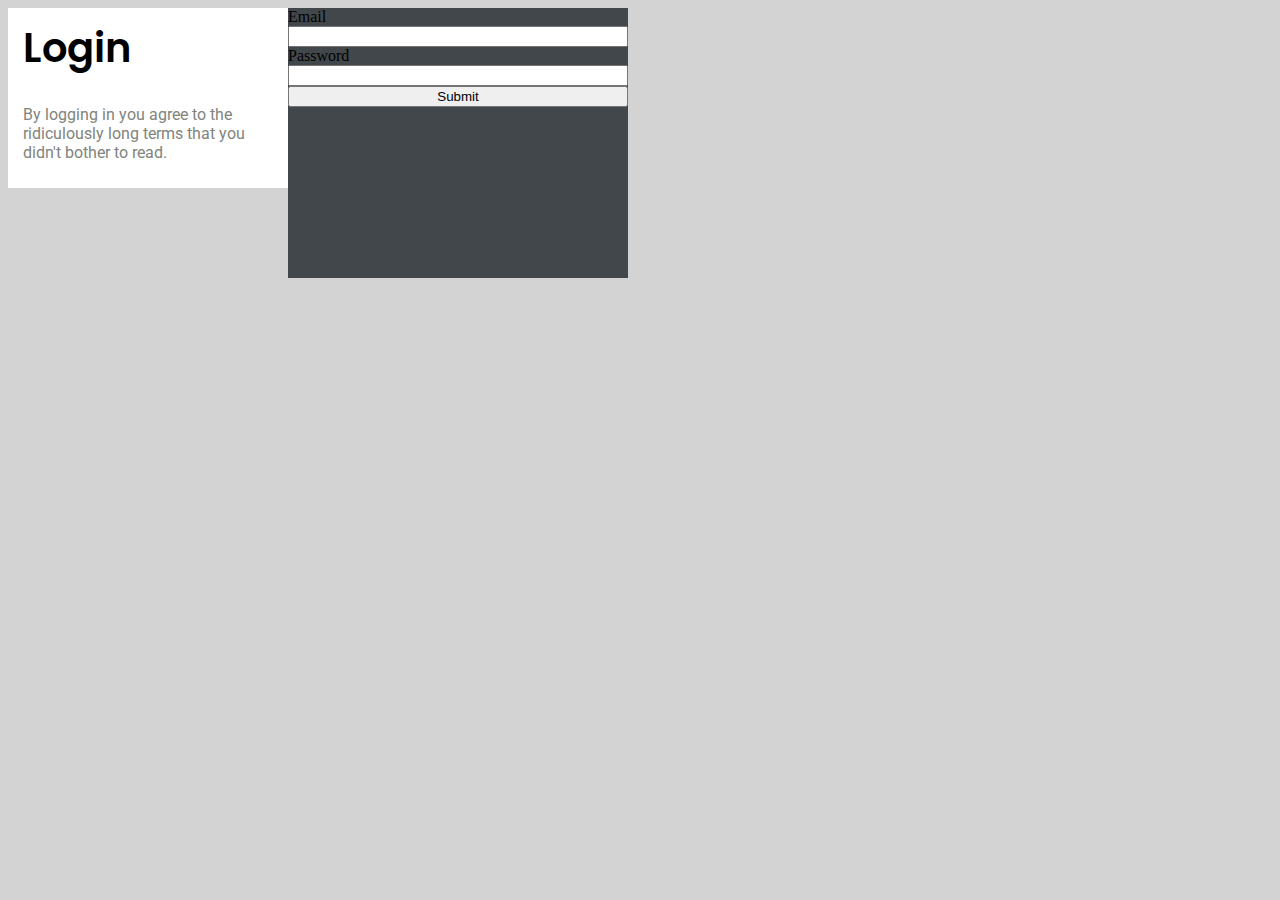
<file: forms/form-two/index.html>
<!DOCTYPE html>
<html>
<head>
    <meta charset="utf-8">
    <title>Form Two</title>
    <meta name="viewport" content="width=device-width, initial-scale=1">
    <link rel="stylesheet" type="text/css" media="screen" href="styles.css">
</head>
<body>
    <div id="login-info">
        <h1>Login</h1>
        <p>By logging in you agree to the<br> ridiculously long terms that you<br> didn't bother to read.</p>
    </div>

    <div id="form">
        <form>
            <label for="email">Email</label>
            <input id="email" type="email" name="email" required>


            <label for="password">Password</label>
            <input id="password" type="password" name="password" required>
        
            <input type="submit" name="Submit" value="Submit">
        </form>
    </div>
</body>
</html>
</file>
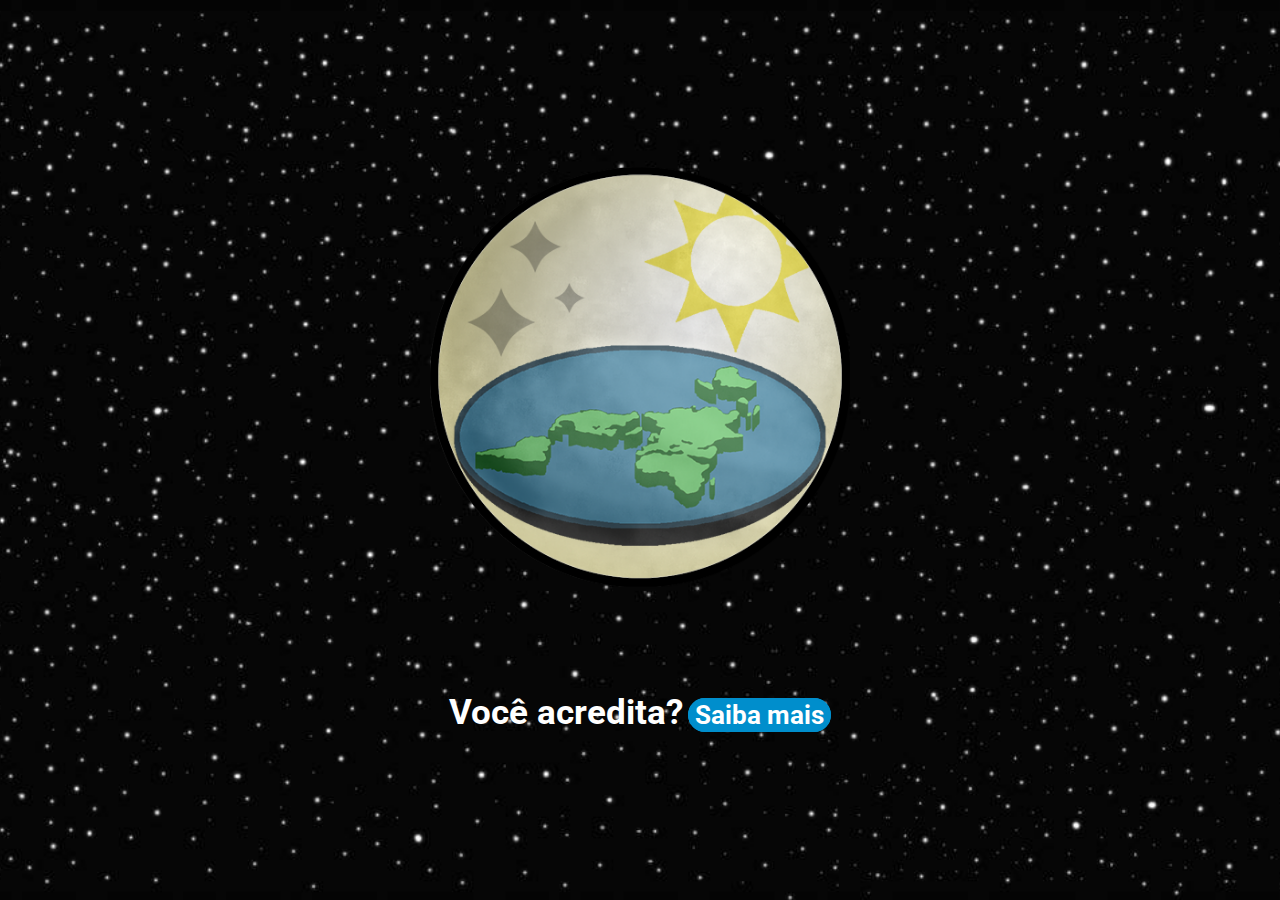
<file: terra-plana-lp/mano-a-terra-eh-plana.html>
<!DOCTYPE html>
<html lang="pt-BR">
<head>
    <meta charset="utf-8" />
    <title>Terra Plana</title>
    <meta name="viewport" content="width=device-width, initial-scale=1">
    <link rel="stylesheet" href="styles.css">
</head>
<body>
    <main>
        <figure>
            <img src="terra-plana.png" alt="flat earth representation">
        </figure>
        <div id="texto">
            <h1>Você acredita?<span><a href=" ">Saiba mais</a></span></h1>
        </div>
    </main>
</body>
</html>
</file>
<file: forms/form-two/styles.css>
@import url('https://fonts.googleapis.com/css?family=Poppins:400,600|Roboto');
font-family: 'Poppins', sans-serif;
font-family: 'Roboto', sans-serif;

* {
    margin: 0px;
    padding: 0px;
}

body {
    width: 100%;
    height: 100%;
    background-color: #D3D3D3;
    display: flex;
}

#login-info {
    height: 180px;
    width: 280px;
    background-color: white;
}

#login-info > h1 {
    margin-top: 10px;
    margin-left: 15px; 
    font-family: 'Poppins', sans-serif;
    font-size: 2.5rem;
    font-weight: 600;
}

#login-info > p {
    margin-left: 15px;
    font-family: 'Roboto', sans-serif;
    font-size: 1rem;
    color: #81847d;
}

#form {
    background-color: #41474a;
    width: 340px;
    height: 270px;
}

form {
    display: flex;
    flex-direction: column;
}
</file>
<file: terra-plana-lp/styles.css>
@import url('https://fonts.googleapis.com/css?family=Roboto');

* {
    margin: 0px;
    padding: 0px;
}

main {
    width: 100vw;
    height: 100vh;
    display: flex;
    align-items: center;
    justify-content: center;
    flex-direction: column;
    background-image: url(bcg.jpg);
    background-repeat: no-repeat;
    background-position: center;
    background-size: cover;
}

figure > img {
    width: 420px;
}

#texto {
    margin-top: 100px;
}

h1 {
    font-family: 'Roboto', sans-serif; 
    font-size: 2.2em;
    color: white;
}

span {
    margin-left: 5px;
}

span > a {
    text-decoration: none;
    font-family: 'Roboto', sans-serif;
    font-size: 1.6rem;
    color: white;
    border: 2px solid #008ecc;
    background-color: #008ecc;
    border-radius: 30px;
    padding: 0px 5px;
}
</file>
